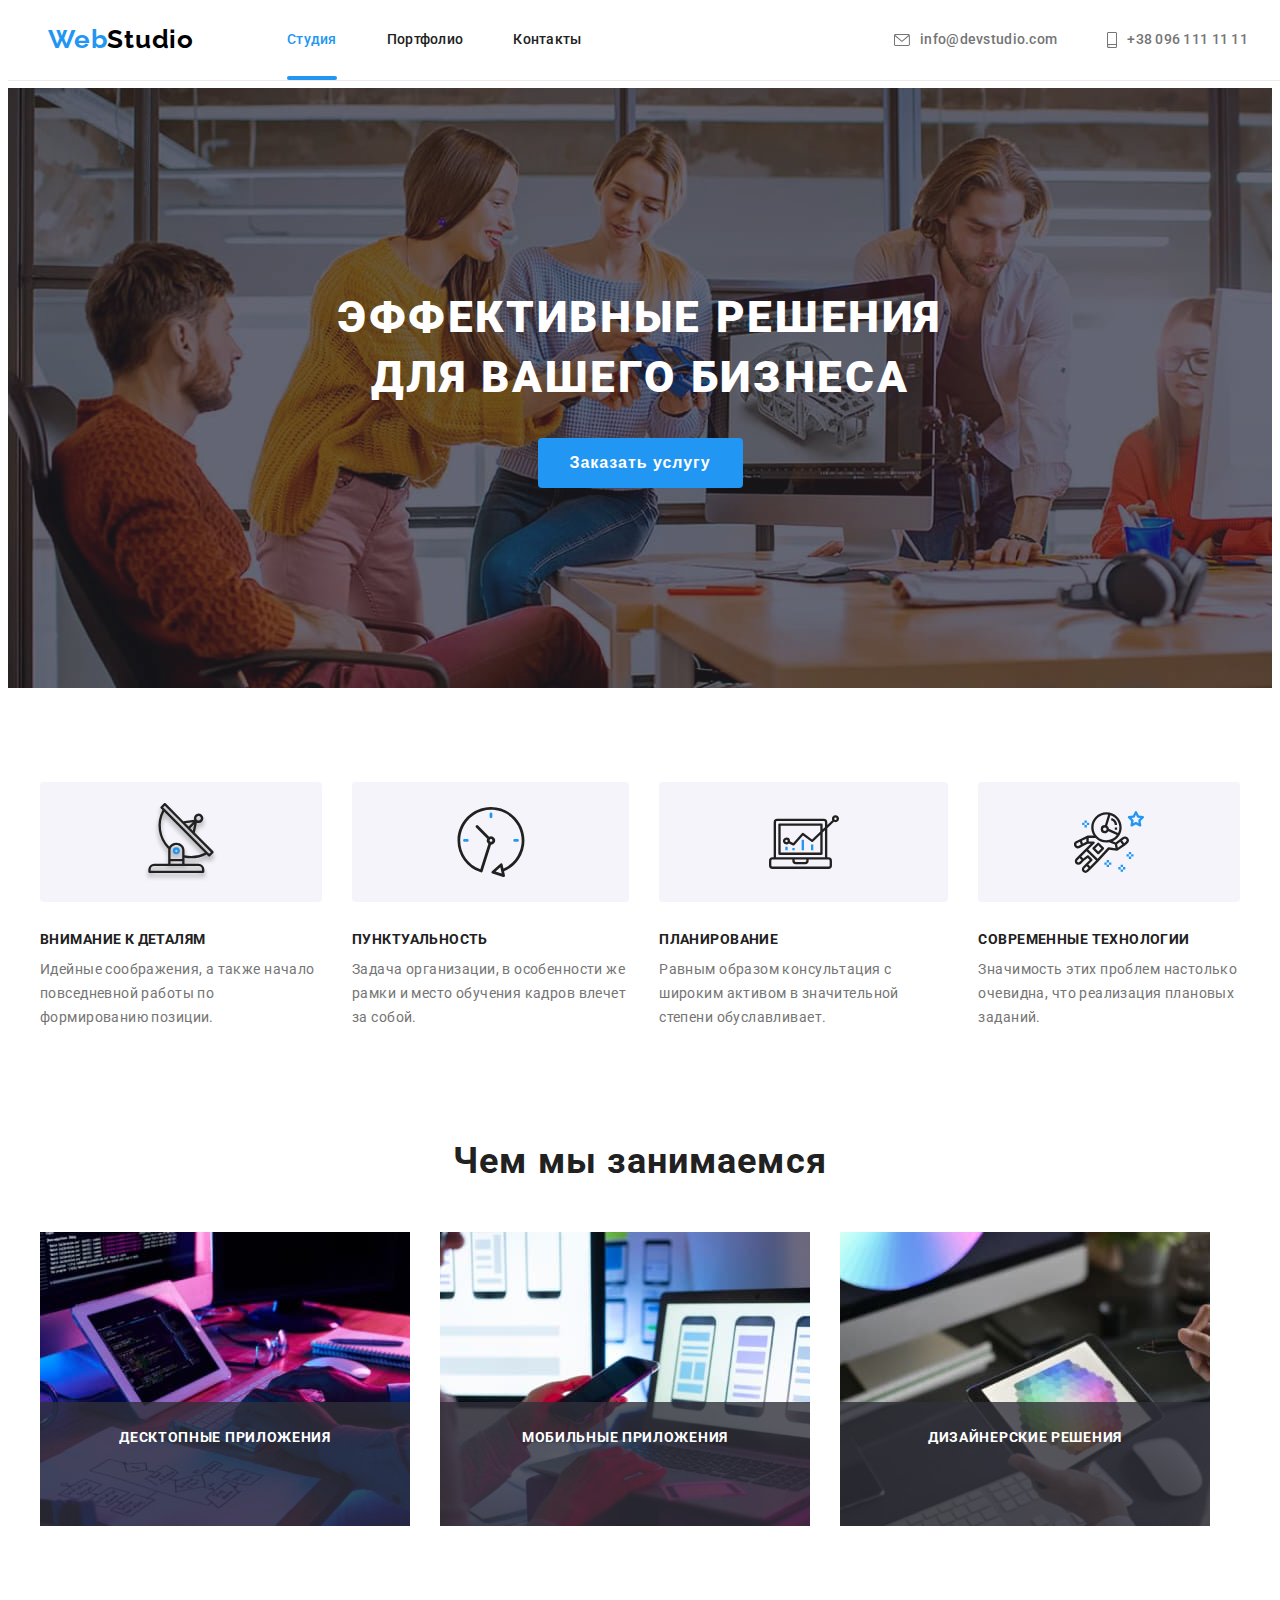
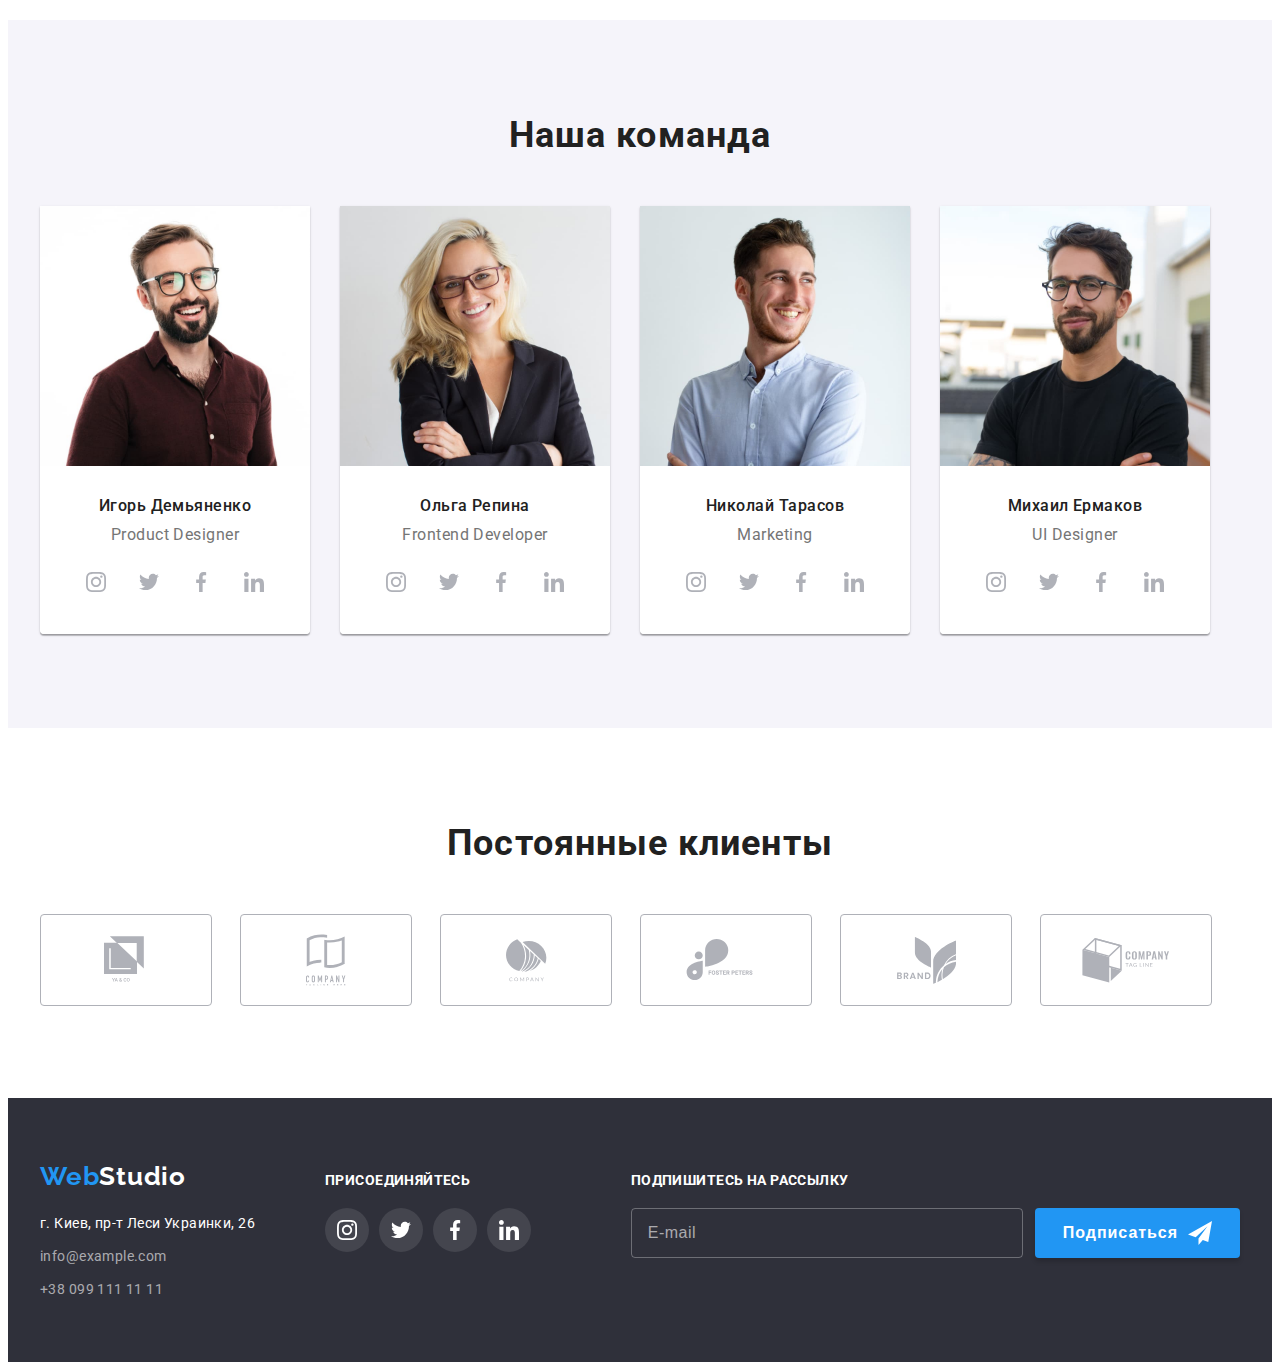
<file: index.html>
<!DOCTYPE html>
<html lang="ru">
  <head>
    <meta charset="UTF-8" />
    <meta name="viewport" content="width=device-width, initial-scale=1.0" />
    <title>WebStudio</title>
    <link rel="preconnect" href="https://fonts.gstatic.com" />
    <link
      href="https://fonts.googleapis.com/css2?family=Raleway:wght@700&family=Roboto:wght@400;500;700;900&display=swap"
      rel="stylesheet"
    />
    <link
      rel="stylesheet"
      href="https://cdnjs.cloudflare.com/ajax/libs/modern-normalize/1.0.0/modern-normalize.min.css"
      integrity="sha512-ISS7cAi1PEhQ8jnbJpJZMd29NlhNj4AWYyLOSp2CE/CsHxTCu+r+t0D2yoJudVrd0/8fTVPUVDzY5Tvli75u/g=="
      crossorigin="anonymous"
    />
    <link rel="stylesheet" href="css/main.min.css" />
  </head>

  <body>
    <!-- HEADER -->
    <header class="header">
      <div class="container">
        <nav class="nav-wrapper">
          <a href="./" class="logo"><span class="accent">Web</span>Studio</a>

          <ul class="site-nav list">
            <li class="list-item">
              <a href="./index.html" class="link current">Студия</a>
            </li>
            <li class="list-item">
              <a href="./portfolio.html" class="link">Портфолио</a>
            </li>
            <li class="list-item"><a href="" class="link">Контакты</a></li>
          </ul>
        </nav>

        <ul class="contacts list">
          <li class="list-item">
            <a href="mailto:info@devstudio.com" class="header-contact link">
              <svg class="contacts-icon" width="16" height="12">
                <use href="./images/sprite.svg#icon-envelope"></use>
              </svg>

              info@devstudio.com</a
            >
          </li>
          <li class="list-item">
            <a href="tel:+380961111111" class="header-contact link"
              ><svg class="contacts-icon" width="10" height="16">
                <use href="./images/sprite.svg#icon-smartphone"></use></svg
              >+38 096 111 11 11</a
            >
          </li>
        </ul>
      </div>
    </header>

    <!-- MAIN CONTENT -->
    <main>
      <!-- HERO -->
      <section class="hero">
        <h1 class="hero-title">
          Эффективные решения<br />
          для вашего бизнеса
        </h1>
        <button type="button" class="modal-btn" data-modal-open>
          Заказать услугу
        </button>
      </section>

      <!-- FEATURES -->
      <section class="features-section">
        <div class="container">
          <h2 class="section-title visually-hidden">Наши особенности</h2>
          <ul class="list">
            <li class="list-item icon-antenna">
              <h3 class="title">Внимание к деталям</h3>
              <p class="description">
                Идейные соображения, а также начало повседневной работы по
                формированию позиции.
              </p>
            </li>
            <li class="list-item icon-clock">
              <h3 class="title">Пунктуальность</h3>
              <p class="description">
                Задача организации, в особенности же рамки и место обучения
                кадров влечет за собой.
              </p>
            </li>
            <li class="list-item icon-diagram">
              <h3 class="title">Планирование</h3>
              <p class="description">
                Равным образом консультация с широким активом в значительной
                степени обуславливает.
              </p>
            </li>
            <li class="list-item icon-astronaut">
              <h3 class="title">Современные технологии</h3>
              <p class="description">
                Значимость этих проблем настолько очевидна, что реализация
                плановых заданий.
              </p>
            </li>
          </ul>
        </div>
      </section>

      <!-- PRODUCTS -->
      <section class="products-section">
        <div class="container">
          <h2 class="section-title">Чем мы занимаемся</h2>
          <ul class="products list">
            <li class="products-item">
              <img
                src="./images/index-images/box1.jpg"
                alt="Человек работает на компьютере"
                width="370"
              />
              <div class="products-title">Десктопные приложения</div>
            </li>
            <li class="products-item">
              <img
                src="./images/index-images/box2.jpg"
                alt="Человек с смарт-фоном в руке"
                width="370"
              />
              <div class="products-title">Мобильные приложения</div>
            </li>
            <li class="products-item">
              <img
                src="./images/index-images/box3.jpg"
                alt="Человек работает на планшете"
                width="370"
              />
              <div class="products-title">Дизайнерские решения</div>
            </li>
          </ul>
        </div>
      </section>

      <!-- TEAM -->
      <section class="team-section">
        <div class="container">
          <h2 class="section-title">Наша команда</h2>
          <ul class="team list">
            <li class="team-item">
              <img
                src="./images/index-images/team/img.jpg"
                alt=""
                width="270"
              />
              <div class="team-item-content">
                <h3 class="title">Игорь Демьяненко</h3>
                <p class="description">Product Designer</p>
                <ul class="list">
                  <li class="social-list-item">
                    <a href="#" class="social-link"
                      ><svg class="social-icon" width="20" height="20">
                        <use href="./images/sprite.svg#icon-instagram"></use>
                      </svg>
                    </a>
                  </li>
                  <li class="social-list-item">
                    <a href="#" class="social-link"
                      ><svg class="social-icon" width="20" height="20">
                        <use href="./images/sprite.svg#icon-twitter"></use>
                      </svg>
                    </a>
                  </li>
                  <li class="social-list-item">
                    <a href="#" class="social-link"
                      ><svg class="social-icon" width="20" height="20">
                        <use href="./images/sprite.svg#icon-facebook"></use>
                      </svg>
                    </a>
                  </li>
                  <li class="social-list-item">
                    <a href="#" class="social-link"
                      ><svg class="social-icon" width="20" height="20">
                        <use href="./images/sprite.svg#icon-linkedin"></use>
                      </svg>
                    </a>
                  </li>
                </ul>
              </div>
            </li>
            <li class="team-item">
              <img
                src="./images/index-images/team/img1.jpg"
                alt=""
                width="270"
              />
              <div class="team-item-content">
                <h3 class="title">Ольга Репина</h3>
                <p class="description">Frontend Developer</p>
                <ul class="list">
                  <li class="social-list-item">
                    <a href="#" class="social-link"
                      ><svg class="social-icon" width="20" height="20">
                        <use href="./images/sprite.svg#icon-instagram"></use>
                      </svg>
                    </a>
                  </li>
                  <li class="social-list-item">
                    <a href="#" class="social-link"
                      ><svg class="social-icon" width="20" height="20">
                        <use href="./images/sprite.svg#icon-twitter"></use>
                      </svg>
                    </a>
                  </li>
                  <li class="social-list-item">
                    <a href="#" class="social-link"
                      ><svg class="social-icon" width="20" height="20">
                        <use href="./images/sprite.svg#icon-facebook"></use>
                      </svg>
                    </a>
                  </li>
                  <li class="social-list-item">
                    <a href="#" class="social-link"
                      ><svg class="social-icon" width="20" height="20">
                        <use href="./images/sprite.svg#icon-linkedin"></use>
                      </svg>
                    </a>
                  </li>
                </ul>
              </div>
            </li>
            <li class="team-item">
              <img
                src="./images/index-images/team/img2.jpg"
                alt=""
                width="270"
              />
              <div class="team-item-content">
                <h3 class="title">Николай Тарасов</h3>
                <p class="description">Marketing</p>
                <ul class="list">
                  <li class="social-list-item">
                    <a href="#" class="social-link"
                      ><svg class="social-icon" width="20" height="20">
                        <use href="./images/sprite.svg#icon-instagram"></use>
                      </svg>
                    </a>
                  </li>
                  <li class="social-list-item">
                    <a href="#" class="social-link"
                      ><svg class="social-icon" width="20" height="20">
                        <use href="./images/sprite.svg#icon-twitter"></use>
                      </svg>
                    </a>
                  </li>
                  <li class="social-list-item">
                    <a href="#" class="social-link"
                      ><svg class="social-icon" width="20" height="20">
                        <use href="./images/sprite.svg#icon-facebook"></use>
                      </svg>
                    </a>
                  </li>
                  <li class="social-list-item">
                    <a href="#" class="social-link"
                      ><svg class="social-icon" width="20" height="20">
                        <use href="./images/sprite.svg#icon-linkedin"></use>
                      </svg>
                    </a>
                  </li>
                </ul>
              </div>
            </li>
            <li class="team-item">
              <img
                src="./images/index-images/team/img3.jpg"
                alt=""
                width="270"
              />
              <div class="team-item-content">
                <h3 class="title">Михаил Ермаков</h3>
                <p class="description">UI Designer</p>
                <ul class="list">
                  <li class="social-list-item">
                    <a href="#" class="social-link"
                      ><svg class="social-icon" width="20" height="20">
                        <use href="./images/sprite.svg#icon-instagram"></use>
                      </svg>
                    </a>
                  </li>
                  <li class="social-list-item">
                    <a href="#" class="social-link"
                      ><svg class="social-icon" width="20" height="20">
                        <use href="./images/sprite.svg#icon-twitter"></use>
                      </svg>
                    </a>
                  </li>
                  <li class="social-list-item">
                    <a href="#" class="social-link"
                      ><svg class="social-icon" width="20" height="20">
                        <use href="./images/sprite.svg#icon-facebook"></use>
                      </svg>
                    </a>
                  </li>
                  <li class="social-list-item">
                    <a href="#" class="social-link"
                      ><svg class="social-icon" width="20" height="20">
                        <use href="./images/sprite.svg#icon-linkedin"></use>
                      </svg>
                    </a>
                  </li>
                </ul>
              </div>
            </li>
          </ul>
        </div>
      </section>
      <!-- OUR CLIENTS -->
      <section class="clients-section">
        <div class="container">
          <h2 class="section-title">Постоянные клиенты</h2>
          <ul class="list">
            <li class="logo-item">
              <a class="logo-link" href="">
                <svg width="44" height="49">
                  <use href="./images/sprite.svg#icon-logo-1"></use>
                </svg>
              </a>
            </li>
            <li class="logo-item">
              <a class="logo-link" href=""
                ><svg width="40" height="52">
                  <use href="./images/sprite.svg#icon-logo-2"></use>
                </svg>
              </a>
            </li>
            <li class="logo-item">
              <a class="logo-link" href=""
                ><svg width="41" height="43">
                  <use href="./images/sprite.svg#icon-logo-3"></use>
                </svg>
              </a>
            </li>
            <li class="logo-item">
              <a class="logo-link" href=""
                ><svg width="80" height="42">
                  <use href="./images/sprite.svg#icon-logo-4"></use>
                </svg>
              </a>
            </li>
            <li class="logo-item">
              <a class="logo-link" href=""
                ><svg width="59" height="47">
                  <use href="./images/sprite.svg#icon-logo-5"></use>
                </svg>
              </a>
            </li>
            <li class="logo-item">
              <a class="logo-link" href=""
                ><svg width="88" height="45">
                  <use href="./images/sprite.svg#icon-logo-6"></use>
                </svg>
              </a>
            </li>
          </ul>
        </div>
      </section>
    </main>

    <!-- FOOTER -->
    <footer class="footer">
      <div class="container">
        <div class="footer-wrapper">
          <a href="/" class="logo"><span class="accent">Web</span>Studio</a>
          <address class="footer-contacts">
            <p class="address">г. Киев, пр-т Леси Украинки, 26</p>
            <ul class="contacts-wrapper list">
              <li class="footer-contact-item">
                <a href="mailto:info@example.com" class="contacts email"
                  >info@example.com</a
                >
              </li>
              <li class="footer-contact-item">
                <a href="tel:+380991111111" class="contacts"
                  >+38 099 111 11 11</a
                >
              </li>
            </ul>
          </address>
        </div>
        <div class="join-wrapper">
          <p class="join">присоединяйтесь</p>
          <ul class="social-links list">
            <li class="social-list-item">
              <a href="#" class="social-link"
                ><svg class="social-icon" width="20" height="20">
                  <use href="./images/sprite.svg#icon-instagram"></use>
                </svg>
              </a>
            </li>
            <li class="social-list-item">
              <a href="#" class="social-link"
                ><svg class="social-icon" width="20" height="20">
                  <use href="./images/sprite.svg#icon-twitter"></use>
                </svg>
              </a>
            </li>
            <li class="social-list-item">
              <a href="#" class="social-link"
                ><svg class="social-icon" width="20" height="20">
                  <use href="./images/sprite.svg#icon-facebook"></use>
                </svg>
              </a>
            </li>
            <li class="social-list-item">
              <a href="#" class="social-link"
                ><svg class="social-icon" width="20" height="20">
                  <use href="./images/sprite.svg#icon-linkedin"></use>
                </svg>
              </a>
            </li>
          </ul>
        </div>
        <div class="subscribe-wrapper">
          <p class="subscribe-title">Подпишитесь на рассылку</p>
          <form class="subscribe-form">
            <input
              class="input-field"
              type="text"
              name="e-mail"
              placeholder="E-mail"
            />
            <button class="subscribe-btn" type="submit">Подписаться</button>
          </form>
        </div>
      </div>
    </footer>

    <!-- MODAL -->

    <div class="backdrop is-hidden" data-modal>
      <div class="modal">
        <button class="modal-close-btn" data-modal-close>
          <svg class="modal-btn-icon" width="11" height="11">
            <use href="./images/sprite.svg#close-btn-icon"></use>
          </svg>
        </button>
        <div class="contact-form">
          <p class="contact-form-title">
            Оставьте свои данные, мы вам перезвоним
          </p>
          <form name="modal-contact-form" autocomplete="on">
            <label class="input-name" for="user-name">Имя</label>
            <div class="form-input-wrapper">
              <input
                class="form-input"
                type="text"
                name="name"
                id="user-name"
              />
              <svg class="input-icon" width="18" height="18">
                <use href="./images/sprite.svg#icon-person"></use>
              </svg>
            </div>

            <label class="input-name" for="user-tel">Телефон</label>
            <div class="form-input-wrapper">
              <input class="form-input" type="tel" name="tel" id="user-tel" />
              <svg class="input-icon" width="18" height="18">
                <use href="./images/sprite.svg#icon-phone"></use>
              </svg>
            </div>

            <label class="input-name" for="user-email">Почта</label>
            <div class="form-input-wrapper">
              <input
                class="form-input"
                type="email"
                name="email"
                id="user-email"
              />
              <svg class="input-icon" width="18" height="18">
                <use href="./images/sprite.svg#icon-email"></use>
              </svg>
            </div>

            <label class="input-name" for="user-comment">Комментарий</label>
            <textarea
              class="input-msg"
              name="comment"
              id="user-comment"
              placeholder="Введите текст"
            ></textarea>

            <input
              class="check-input visually-hidden"
              type="checkbox"
              name="consent"
              id="consent-check"
            />
            <label class="check-label" for="consent-check"
              >Соглашаюсь с рассылкой и принимаю&#160;<a
                class="policy-link"
                href=""
                >Условия договора</a
              ></label
            >

            <button class="modal-submit-btn" type="submit">Отправить</button>
          </form>
        </div>
      </div>
    </div>
    <script src="./js/modal.js"></script>
  </body>
</html>
</file>
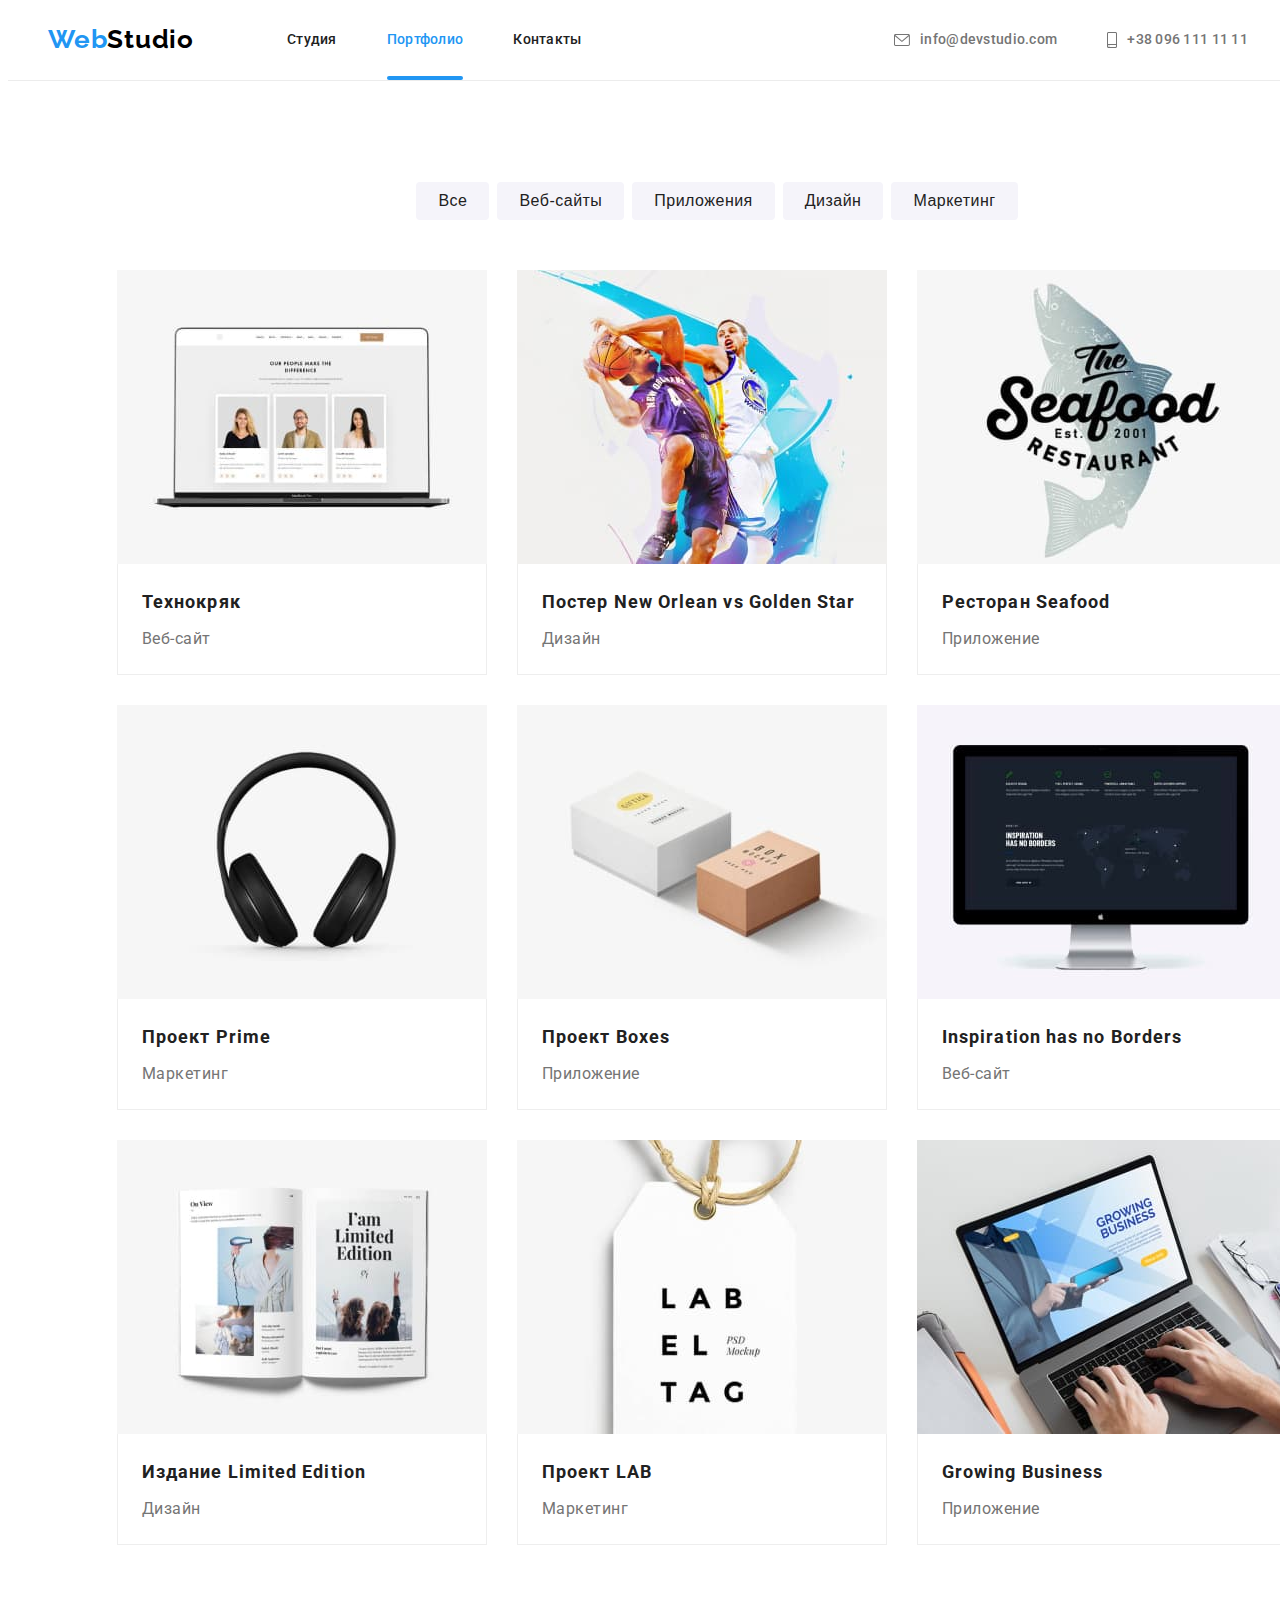
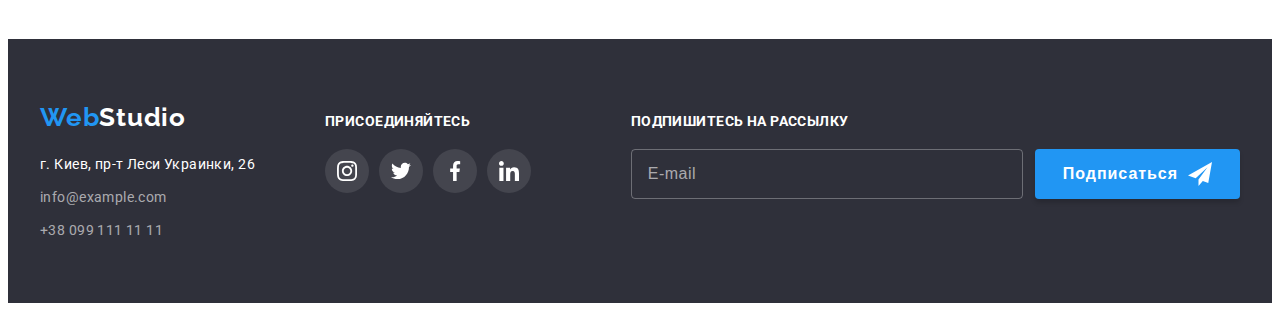
<file: portfolio.html>
<!DOCTYPE html>
<html lang="ru">
  <head>
    <meta charset="UTF-8" />
    <meta name="viewport" content="width=device-width, initial-scale=1.0" />
    <title>Portfolio</title>
    <link rel="preconnect" href="https://fonts.gstatic.com" />
    <link
      href="https://fonts.googleapis.com/css2?family=Raleway:wght@700&family=Roboto:wght@400;500;700;900&display=swap"
      rel="stylesheet"
    />
    <link
      rel="stylesheet"
      href="https://cdnjs.cloudflare.com/ajax/libs/modern-normalize/1.0.0/modern-normalize.min.css"
      integrity="sha512-ISS7cAi1PEhQ8jnbJpJZMd29NlhNj4AWYyLOSp2CE/CsHxTCu+r+t0D2yoJudVrd0/8fTVPUVDzY5Tvli75u/g=="
      crossorigin="anonymous"
    />
    <link rel="stylesheet" href="./css/portfolio.min.css" />
  </head>

  <body>
    <!-- HEADER -->
    <header class="header">
      <div class="container">
        <nav class="nav-wrapper">
          <a href="./" class="logo"><span class="accent">Web</span>Studio</a>

          <ul class="site-nav list">
            <li class="list-item">
              <a href="./index.html" class="link">Студия</a>
            </li>
            <li class="list-item">
              <a href="./portfolio.html" class="link current">Портфолио</a>
            </li>
            <li class="list-item"><a href="" class="link">Контакты</a></li>
          </ul>
        </nav>

        <ul class="contacts list">
          <li class="list-item">
            <a href="mailto:info@devstudio.com" class="header-contact link">
              <svg class="contacts-icon" width="16" height="12">
                <use href="./images/sprite.svg#icon-envelope"></use>
              </svg>

              info@devstudio.com</a
            >
          </li>
          <li class="list-item">
            <a href="tel:+380961111111" class="header-contact link"
              ><svg class="contacts-icon" width="10" height="16">
                <use href="./images/sprite.svg#icon-smartphone"></use></svg
              >+38 096 111 11 11</a
            >
          </li>
        </ul>
      </div>
    </header>

    <!-- MAIN CONTENT -->
    <main>
      <section class="portfolio">
        <div class="container">
          <h2 hidden>Фильтр работ</h2>
          <ul class="filter list">
            <li class="filter-button">
              <button type="button" class="select-btn">Все</button>
            </li>
            <li class="filter-button">
              <button type="button" class="select-btn">Веб-сайты</button>
            </li>
            <li class="filter-button">
              <button type="button" class="select-btn">Приложения</button>
            </li>
            <li class="filter-button">
              <button type="button" class="select-btn">Дизайн</button>
            </li>
            <li class="filter-button">
              <button type="button" class="select-btn">Маркетинг</button>
            </li>
          </ul>
          <h1 hidden>Наши проекты</h1>
          <ul class="projects list">
            <li class="project-item">
              <a href="" class="link">
                <div class="project-thumb">
                  <img
                    src="./images/portfolio-images/img-1.jpg"
                    alt="Веб-сайт на мониторе ноутбука"
                    width="370"
                    height="294"
                  />
                  <div class="overlay">
                    <p class="overlay-text">
                      Технокряк это современная площадка распространения
                      коронавируса. Компании используют эту платформу для
                      цифрового шпионажа и атак на защищённые сервера
                      конкурентов.
                    </p>
                  </div>
                </div>
                <div class="project-content">
                  <h3 class="project-title">Технокряк</h3>
                  <p class="project-type">Веб-сайт</p>
                </div>
              </a>
            </li>
            <li class="project-item">
              <a href="" class="link">
                <div class="project-thumb">
                  <img
                    src="./images/portfolio-images/img-2.jpg"
                    alt="Баскетболисты на плакате"
                    width="370"
                    height="294"
                  />
                  <div class="overlay">
                    <p class="overlay-text">
                      Технокряк это современная площадка распространения
                      коронавируса. Компании используют эту платформу для
                      цифрового шпионажа и атак на защищённые сервера
                      конкурентов.
                    </p>
                  </div>
                </div>

                <div class="project-content">
                  <h3 class="project-title">
                    Постер New Orlean vs Golden Star
                  </h3>
                  <p class="project-type">Дизайн</p>
                </div>
              </a>
            </li>
            <li class="project-item">
              <a href="" class="link">
                <div class="project-thumb">
                  <img
                    src="./images/portfolio-images/img-3.jpg"
                    alt="Логотип ресторана Seafood"
                    width="370"
                    height="294"
                  />
                  <div class="overlay">
                    <p class="overlay-text">
                      Технокряк это современная площадка распространения
                      коронавируса. Компании используют эту платформу для
                      цифрового шпионажа и атак на защищённые сервера
                      конкурентов.
                    </p>
                  </div>
                </div>

                <div class="project-content">
                  <h3 class="project-title">Ресторан Seafood</h3>
                  <p class="project-type">Приложение</p>
                </div>
              </a>
            </li>
            <li class="project-item">
              <a href="" class="link">
                <div class="project-thumb">
                  <img
                    src="./images/portfolio-images/img-4.jpg"
                    alt="Наушники"
                    width="370"
                    height="294"
                  />
                  <div class="overlay">
                    <p class="overlay-text">
                      Технокряк это современная площадка распространения
                      коронавируса. Компании используют эту платформу для
                      цифрового шпионажа и атак на защищённые сервера
                      конкурентов.
                    </p>
                  </div>
                </div>

                <div class="project-content">
                  <h3 class="project-title">Проект Prime</h3>
                  <p class="project-type">Маркетинг</p>
                </div>
              </a>
            </li>
            <li class="project-item">
              <a href="" class="link">
                <div class="project-thumb">
                  <img
                    src="./images/portfolio-images/img-5.jpg"
                    alt="Коробки"
                    width="370"
                    height="294"
                  />
                  <div class="overlay">
                    <p class="overlay-text">
                      Технокряк это современная площадка распространения
                      коронавируса. Компании используют эту платформу для
                      цифрового шпионажа и атак на защищённые сервера
                      конкурентов.
                    </p>
                  </div>
                </div>

                <div class="project-content">
                  <h3 class="project-title">Проект Boxes</h3>
                  <p class="project-type">Приложение</p>
                </div>
              </a>
            </li>
            <li class="project-item">
              <a href="" class="link">
                <div class="project-thumb">
                  <img
                    src="./images/portfolio-images/img-6.jpg"
                    alt="Веб-сайт на мониторе компьютера"
                    width="370"
                    height="294"
                  />
                  <div class="overlay">
                    <p class="overlay-text">
                      Технокряк это современная площадка распространения
                      коронавируса. Компании используют эту платформу для
                      цифрового шпионажа и атак на защищённые сервера
                      конкурентов.
                    </p>
                  </div>
                </div>

                <div class="project-content">
                  <h3 class="project-title">Inspiration has no Borders</h3>
                  <p class="project-type">Веб-сайт</p>
                </div>
              </a>
            </li>
            <li class="project-item">
              <a href="" class="link">
                <div class="project-thumb">
                  <img
                    src="./images/portfolio-images/img-7.jpg"
                    alt="Открытый журнал"
                    width="370"
                    height="294"
                  />
                  <div class="overlay">
                    <p class="overlay-text">
                      Технокряк это современная площадка распространения
                      коронавируса. Компании используют эту платформу для
                      цифрового шпионажа и атак на защищённые сервера
                      конкурентов.
                    </p>
                  </div>
                </div>

                <div class="project-content">
                  <h3 class="project-title">Издание Limited Edition</h3>
                  <p class="project-type">Дизайн</p>
                </div>
              </a>
            </li>
            <li class="project-item">
              <a href="" class="link">
                <div class="project-thumb">
                  <img
                    src="./images/portfolio-images/img-8.jpg"
                    alt="Лейбл"
                    width="370"
                    height="294"
                  />
                  <div class="overlay">
                    <p class="overlay-text">
                      Технокряк это современная площадка распространения
                      коронавируса. Компании используют эту платформу для
                      цифрового шпионажа и атак на защищённые сервера
                      конкурентов.
                    </p>
                  </div>
                </div>

                <div class="project-content">
                  <h3 class="project-title">Проект LAB</h3>
                  <p class="project-type">Маркетинг</p>
                </div>
              </a>
            </li>
            <li class="project-item">
              <a href="" class="link">
                <div class="project-thumb">
                  <img
                    src="./images/portfolio-images/img-9.jpg"
                    alt="Приложение на мониторе ноутбука"
                    width="370"
                    height="294"
                  />
                  <div class="overlay">
                    <p class="overlay-text">
                      Технокряк это современная площадка распространения
                      коронавируса. Компании используют эту платформу для
                      цифрового шпионажа и атак на защищённые сервера
                      конкурентов.
                    </p>
                  </div>
                </div>

                <div class="project-content">
                  <h3 class="project-title">Growing Business</h3>
                  <p class="project-type">Приложение</p>
                </div>
              </a>
            </li>
          </ul>
        </div>
      </section>
    </main>

    <!-- FOOTER -->
    <footer class="footer">
      <div class="container">
        <div class="footer-wrapper">
          <a href="/" class="logo"><span class="accent">Web</span>Studio</a>
          <address class="footer-contacts">
            <p class="address">г. Киев, пр-т Леси Украинки, 26</p>
            <ul class="contacts-wrapper list">
              <li class="footer-contact-item">
                <a href="mailto:info@example.com" class="contacts email"
                  >info@example.com</a
                >
              </li>
              <li class="footer-contact-item">
                <a href="tel:+380991111111" class="contacts"
                  >+38 099 111 11 11</a
                >
              </li>
            </ul>
          </address>
        </div>
        <div class="join-wrapper">
          <p class="join">присоединяйтесь</p>
          <ul class="social-links list">
            <li class="social-list-item">
              <a href="#" class="social-link"
                ><svg class="social-icon" width="20" height="20">
                  <use href="./images/sprite.svg#icon-instagram"></use>
                </svg>
              </a>
            </li>
            <li class="social-list-item">
              <a href="#" class="social-link"
                ><svg class="social-icon" width="20" height="20">
                  <use href="./images/sprite.svg#icon-twitter"></use>
                </svg>
              </a>
            </li>
            <li class="social-list-item">
              <a href="#" class="social-link"
                ><svg class="social-icon" width="20" height="20">
                  <use href="./images/sprite.svg#icon-facebook"></use>
                </svg>
              </a>
            </li>
            <li class="social-list-item">
              <a href="#" class="social-link"
                ><svg class="social-icon" width="20" height="20">
                  <use href="./images/sprite.svg#icon-linkedin"></use>
                </svg>
              </a>
            </li>
          </ul>
        </div>
        <div class="subscribe-wrapper">
          <p class="subscribe-title">Подпишитесь на рассылку</p>
          <form class="subscribe-form">
            <input
              class="input-field"
              type="text"
              name="e-mail"
              placeholder="E-mail"
            />
            <button class="subscribe-btn" type="submit">Подписаться</button>
          </form>
        </div>
      </div>
    </footer>
  </body>
</html>
</file>
<file: css/main.min.css>
:root{--primary-logo-color: #000000;--primary-txt-color: #212121;--secondary-txt-color: #757575;--additional-txt-color: #ffffff;--primary-bg-color: #ffffff;--secondary-bg-color: #f5f4fa;--additional-bg-color: #2f303a;--accent-color: #2196f3;--footer-contacts-color: rgba(255, 255, 255, 0.6);--header-line-color: #ececec;--border-line-color: #eeeeee;--icon-color: #afb1b8;--transition-duration: 250ms;--transition-timing-function: cubic-bezier(0.4, 0, 0.2, 1)}.visually-hidden{position:absolute !important;clip:rect(1px 1px 1px 1px);clip:rect(1px, 1px, 1px, 1px);padding:0 !important;border:0 !important;height:1px !important;width:1px !important;overflow:hidden}body{padding-top:80px;font-family:'Roboto', sans-serif;background-color:var(--primary-bg-color)}h1,h2,h3,h4,h5,h6{margin:0}ul,ol{margin:0;padding:0}img{display:block}.list{padding:0;margin:0;list-style:none}.link{cursor:pointer}.current{color:var(--accent-color)}.link.current{position:relative}.link.current::after{content:'';display:block;position:absolute;bottom:0;height:4px;width:100%;background-color:var(--accent-color);border-radius:2px;transition:transform 500ms linear}.link.current:hover::after{transform:rotateY(180deg)}.logo{margin-right:93px;padding-top:24px;padding-bottom:25px;line-height:1.192;letter-spacing:0.03em;color:var(--primary-logo-color);text-decoration:none;font-family:'Raleway', sans-serif;font-weight:700;font-size:26px}.accent{color:var(--accent-color)}.container{width:1200px;margin:0 auto;padding-left:15px;padding-right:15px}.description{margin:0;margin-bottom:16px}.section-title{margin-bottom:50px;font-weight:700;font-size:36px;line-height:1.17;letter-spacing:0.03em;color:var(--primary-txt-color);text-align:center}.header{position:fixed;z-index:99;width:100%;min-height:80px;top:0;border-bottom:1px solid var(--header-line-color);background-color:var(--primary-bg-color)}.header .container{display:flex;align-items:center}.header .contacts{margin-bottom:0;display:flex;align-items:center}.header .contacts .list-item{display:inline-flex}.header .contacts .list-item+.list-item{margin-left:50px}.header .contacts .link{padding-top:32px;padding-bottom:32px;font-weight:500;font-size:14px;line-height:1.14;letter-spacing:0.02em;color:var(--secondary-txt-color);text-decoration:none;transition:color var(--transition-duration) var(--transition-timing-function)}.header .contacts .link:hover,.header .contacts .link:focus{color:var(--accent-color)}.nav-wrapper{display:flex;align-items:center}.site-nav{display:flex}.site-nav .list-item:not(:last-child){margin-right:50px}.site-nav .link{display:block;padding-top:32px;padding-bottom:32px;font-weight:500;font-size:14px;line-height:1.14;letter-spacing:0.02em;color:var(--primary-txt-color);text-decoration:none;transition:color var(--transition-duration) var(--transition-timing-function)}.site-nav .link.current,.site-nav .link:hover,.site-nav .link:focus,.site-nav .link:active{color:var(--accent-color)}.header-contact{display:flex;align-items:center}.contacts.list{margin-left:auto}.contacts-icon{margin-right:10px;align-self:center;fill:currentColor}.hero{margin:0 auto;max-width:1600px;text-align:center;padding-top:200px;padding-bottom:200px;background-image:linear-gradient(to right, rgba(47,48,58,0.4), rgba(47,48,58,0.4)),url(../images/index-images/hero-img.jpg);background-color:#c4c4c4}.hero-title{margin-top:0;margin-bottom:30px;font-weight:900;font-size:44px;line-height:1.363;letter-spacing:0.06em;text-transform:uppercase;color:#ffffff}.modal-btn{border-radius:4px;font-weight:700;font-size:16px;line-height:1.88;letter-spacing:0.06em;color:var(--additional-txt-color);background-color:var(--accent-color);padding:10px 32px;border:none;cursor:pointer;transition:background-color var(--transition-duration) var(--transition-timing-function)}.modal-btn:hover,.modal-btn:focus{background-color:#188ce8}.features-section{padding:94px 0}.features-section .title{font-weight:700;font-size:14px;line-height:1.14;letter-spacing:0.03em;text-transform:uppercase;color:var(--primary-txt-color);margin-bottom:10px}.features-section .description{font-weight:400;font-size:14px;line-height:1.71;letter-spacing:0.03em;color:var(--secondary-txt-color)}.features-section .list{display:flex}.features-section .list-item{width:calc((100%-90px) / 4)}.features-section .list-item:not(:last-child){margin-right:30px}.features-section .list-item::before{content:'';display:block;height:120px;background-repeat:no-repeat;background-position:center;background-color:var(--secondary-bg-color);border-radius:4px;margin-bottom:30px}.icon-antenna::before{background-image:url(../images/antenna.svg)}.icon-clock::before{background-image:url(../images/clock.svg)}.icon-diagram::before{background-image:url(../images/diagram.svg)}.icon-astronaut::before{background-image:url(../images/astronaut.svg)}.products-section{padding-bottom:94px}.products{display:flex}.products.list{margin:-15px}.products-item{position:relative;margin:15px}.products-title{position:absolute;bottom:0;width:100%;height:70px;padding-top:27px;padding-bottom:27px;font-weight:700;font-size:14px;line-height:1.143;text-align:center;letter-spacing:0.05em;text-transform:uppercase;background-color:rgba(47,48,58,0.8);color:var(--additional-txt-color)}.team-section{background-color:var(--secondary-bg-color);padding:94px 0}.team-section .title{margin-bottom:10px}.team.list{display:flex;margin:-15px}.team-item{margin:15px;box-shadow:0px 1px 3px rgba(0,0,0,0.12),0px 1px 1px rgba(0,0,0,0.14),0px 2px 1px rgba(0,0,0,0.2);border-radius:0px 0px 4px 4px}.team-item .list{display:flex;justify-content:space-around}.team-item-content{padding:30px;background-color:var(--primary-bg-color);border-radius:0px 0px 4px 4px}.team-item-content .social-list-item{display:flex;justify-content:center;align-items:center}.team-item-content .social-link{display:flex;justify-content:center;align-items:center;width:44px;height:44px;background-color:transparent;border-radius:50%;color:var(--icon-color);fill:currentColor;transition:color var(--transition-duration) var(--transition-timing-function),background-color var(--transition-duration) var(--transition-timing-function)}.team-item-content .social-link:hover,.team-item-content .social-link:focus{background-color:var(--accent-color);color:var(--additional-txt-color)}.team .title{font-weight:500;font-size:16px;line-height:1.19;letter-spacing:0.03em;color:var(--primary-txt-color);text-align:center}.team .description{font-weight:400;font-size:16px;line-height:1.19;letter-spacing:0.03em;color:var(--secondary-txt-color);text-align:center}.clients-section{padding:94px 0}.clients-section .list{display:flex}.clients-section .logo-item{width:170px;height:90px}.clients-section .logo-item:not(:last-child){margin-right:30px}.logo-link{display:flex;justify-content:center;align-items:center;width:100%;height:100%;border:1px solid var(--icon-color);border-radius:4px;color:var(--icon-color);fill:currentColor;transition:color var(--transition-duration) var(--transition-timing-function),border var(--transition-duration) var(--transition-timing-function)}.logo-link:hover,.logo-link:focus{border:1px solid var(--accent-color);color:var(--accent-color)}.footer{background-color:var(--additional-bg-color);padding-top:60px;padding-bottom:60px}.footer .container{display:flex;align-items:baseline}.footer .logo{display:inline-block;color:var(--additional-txt-color);margin-bottom:20px;margin-right:0;padding:0}.footer .contacts{display:inline-block;font-weight:400;font-size:14px;line-height:1.71;letter-spacing:0.03em;color:var(--footer-contacts-color);text-decoration:none;transition:color var(--transition-duration) var(--transition-timing-function)}.footer-wrapper{margin-right:70px}.footer-contacts{font-style:normal}.footer-contacts .address{font-weight:400;font-size:14px;line-height:1.71;letter-spacing:0.03em;color:var(--additional-txt-color);margin-top:0;margin-bottom:9px}.footer-contact-item:not(:last-child){margin-bottom:9px}.contacts-wrapper{display:flex;flex-direction:column}.join{font-weight:700;font-size:14px;line-height:1.143;letter-spacing:0.03em;text-transform:uppercase;color:var(--additional-txt-color);margin-top:0;margin-bottom:20px}.social-links{display:flex}.social-links .social-list-item{width:44px;height:44px}.social-links .social-list-item:not(:last-child){margin-right:10px}.social-links .social-link{width:100%;height:100%;display:flex;justify-content:center;align-items:center;cursor:pointer;background-color:rgba(255,255,255,0.1);border-radius:50%;color:var(--additional-txt-color);fill:currentColor;transition:background-color var(--transition-duration) var(--transition-timing-function)}.social-links .social-link:hover,.social-links .social-link:focus{background-color:var(--accent-color)}.subscribe-wrapper{margin-left:auto}.subscribe-form{display:flex}.subscribe-title{margin-bottom:20px;font-weight:bold;font-size:14px;line-height:1.143;letter-spacing:0.03em;text-transform:uppercase;color:var(--additional-txt-color)}.input-field{padding:14px 16px;width:358px;border:1px solid rgba(255,255,255,0.3);border-radius:4px;background-color:transparent;font-size:16px;line-height:1.25;letter-spacing:0.03em;font-weight:normal;font-size:16px;line-height:1.25;letter-spacing:0.03em;color:var(--additional-txt-color)}.input-field::placeholder{font-weight:normal;font-size:16px;line-height:1.25;letter-spacing:0.03em;color:rgba(255,255,255,0.6)}.subscribe-btn{margin-left:12px;display:flex;align-items:center;height:50px;padding:10px 28px;background-color:var(--accent-color);border:transparent;box-shadow:0px 4px 4px rgba(0,0,0,0.15);border-radius:4px;font-weight:700;font-size:16px;line-height:1.875;letter-spacing:0.06em;color:var(--additional-txt-color)}.subscribe-btn::after{content:'';display:block;width:24px;height:24px;margin-left:10px;background-image:url(../images/icon-send.svg);background-repeat:no-repeat;background-size:contain}.footer .contacts:hover,.footer .contacts:focus{color:var(--accent-color)}.backdrop{position:fixed;z-index:100;top:0;left:0;width:100%;height:100%;background:rgba(0,0,0,0.2);transform:scale(1);transition:all var(--transition-duration) var(--transition-timing-function)}.is-hidden{opacity:0;visibility:hidden;pointer-events:none;transform:scale(0)}.modal{position:absolute;top:50%;left:50%;transform:translate(-50%, -50%);width:528px;background-color:var(--primary-bg-color);border-radius:4px;transition:transform 1000ms cubic-bezier(0.4, 0, 0.2, 1)}.modal-close-btn{position:absolute;top:8px;right:8px;padding:0;width:30px;height:30px;border:1px solid rgba(0,0,0,0.1);border-radius:50%;background-color:transparent;cursor:pointer}.modal-btn-icon{color:var(--primary-logo-color);fill:currentColor;transition:color var(--transition-duration) var(--transition-timing-function)}.modal-close-btn:hover .modal-btn-icon,.modal-close-btn:focus .modal-btn-icon{color:var(--accent-color);fill:currentColor}.contact-form{padding:40px}.form-input{display:block;margin-bottom:10px;width:100%;height:40px;border:1px solid rgba(33,33,33,0.2);border-radius:4px;padding-left:42px;transition:border-color var(--transition-duration) var(--transition-timing-function);cursor:pointer;font-weight:400;font-size:12px;line-height:1.143;letter-spacing:0.01em;color:var(--primary-txt-color)}.form-input:focus{border-color:var(--accent-color);outline:none}.form-input:focus+.input-icon{color:var(--accent-color);fill:currentColor}.contact-form-title{margin-top:0;margin-bottom:12px;font-weight:700;font-size:20px;line-height:1.15;text-align:center;letter-spacing:0.03em;color:var(--primary-txt-color)}.input-name{display:block;font-weight:400;font-size:12px;line-height:1.167;letter-spacing:0.01em;color:var(--secondary-txt-color);margin-bottom:4px}.input-icon{position:absolute;top:50%;transform:translateY(-50%);left:12px;color:var(--primary-txt-color);fill:currentColor;transition:color var(--transition-duration) var(--transition-timing-function)}.form-input-wrapper{position:relative}.input-msg{display:block;resize:none;padding:12px 16px;width:100%;height:120px;margin-bottom:20px;border:1px solid rgba(33,33,33,0.2);border-radius:4px;transition:border-color var(--transition-duration) var(--transition-timing-function);cursor:pointer;font-weight:400;font-size:12px;line-height:1.143;letter-spacing:0.01em;color:var(--primary-txt-color)}.input-msg:focus{border-color:var(--accent-color);outline:none}.input-msg::placeholder{font-weight:400;font-size:12px;line-height:1.143;letter-spacing:0.01em;color:rgba(117,117,117,0.5)}.check-label{display:flex;justify-content:center;align-items:center;margin-bottom:30px;font-weight:normal;font-size:14px;line-height:1.714;letter-spacing:0.03em;color:var(--secondary-txt-color)}.check-label::before{content:'';display:inline-block;width:16px;height:15px;margin-right:7px;background-image:url(../images/checkbox.svg);background-color:transparent}.check-input:checked+.check-label::before{background-color:var(--accent-color);background-image:url(../images/icon-check.svg);border-radius:2px}.consent{display:flex;justify-content:center;align-items:center;font-weight:400;font-size:14px;line-height:1.714;letter-spacing:0.03em;color:var(--secondary-txt-color)}.consent::before{content:'';display:inline-block;background-image:url(../images/checkbox.svg);background-repeat:no-repeat;width:16px;height:15px;margin-right:8.4px}.policy-link{color:var(--accent-color)}.modal-submit-btn{display:flex;justify-content:center;align-items:center;margin:auto;width:200px;height:50px;border:none;background-color:var(--accent-color);box-shadow:0px 4px 4px rgba(0,0,0,0.15);border-radius:4px;font-weight:700;font-size:16px;line-height:1.875;letter-spacing:0.06em;color:var(--additional-txt-color);cursor:pointer}
/*# sourceMappingURL=main.min.css.map */
</file>
<file: css/portfolio.min.css>
:root{--primary-logo-color: #000000;--primary-txt-color: #212121;--secondary-txt-color: #757575;--additional-txt-color: #ffffff;--primary-bg-color: #ffffff;--secondary-bg-color: #f5f4fa;--additional-bg-color: #2f303a;--accent-color: #2196f3;--footer-contacts-color: rgba(255, 255, 255, 0.6);--header-line-color: #ececec;--border-line-color: #eeeeee;--icon-color: #afb1b8;--transition-duration: 250ms;--transition-timing-function: cubic-bezier(0.4, 0, 0.2, 1)}.visually-hidden{position:absolute !important;clip:rect(1px 1px 1px 1px);clip:rect(1px, 1px, 1px, 1px);padding:0 !important;border:0 !important;height:1px !important;width:1px !important;overflow:hidden}body{padding-top:80px;font-family:'Roboto', sans-serif;background-color:var(--primary-bg-color)}h1,h2,h3,h4,h5,h6{margin:0}ul,ol{margin:0;padding:0}img{display:block}.list{padding:0;margin:0;list-style:none}.link{cursor:pointer}.current{color:var(--accent-color)}.link.current{position:relative}.link.current::after{content:'';display:block;position:absolute;bottom:0;height:4px;width:100%;background-color:var(--accent-color);border-radius:2px;transition:transform 500ms linear}.link.current:hover::after{transform:rotateY(180deg)}.logo{margin-right:93px;padding-top:24px;padding-bottom:25px;line-height:1.192;letter-spacing:0.03em;color:var(--primary-logo-color);text-decoration:none;font-family:'Raleway', sans-serif;font-weight:700;font-size:26px}.accent{color:var(--accent-color)}.container{width:1200px;margin:0 auto;padding-left:15px;padding-right:15px}.header{position:fixed;z-index:99;width:100%;min-height:80px;top:0;border-bottom:1px solid var(--header-line-color);background-color:var(--primary-bg-color)}.header .container{display:flex;align-items:center}.header .contacts{margin-bottom:0;display:flex;align-items:center}.header .contacts .list-item{display:inline-flex}.header .contacts .list-item+.list-item{margin-left:50px}.header .contacts .link{padding-top:32px;padding-bottom:32px;font-weight:500;font-size:14px;line-height:1.14;letter-spacing:0.02em;color:var(--secondary-txt-color);text-decoration:none;transition:color var(--transition-duration) var(--transition-timing-function)}.header .contacts .link:hover,.header .contacts .link:focus{color:var(--accent-color)}.nav-wrapper{display:flex;align-items:center}.site-nav{display:flex}.site-nav .list-item:not(:last-child){margin-right:50px}.site-nav .link{display:block;padding-top:32px;padding-bottom:32px;font-weight:500;font-size:14px;line-height:1.14;letter-spacing:0.02em;color:var(--primary-txt-color);text-decoration:none;transition:color var(--transition-duration) var(--transition-timing-function)}.site-nav .link.current,.site-nav .link:hover,.site-nav .link:focus,.site-nav .link:active{color:var(--accent-color)}.header-contact{display:flex;align-items:center}.contacts.list{margin-left:auto}.contacts-icon{margin-right:10px;align-self:center;fill:currentColor}.portfolio{padding:94px 94px}.footer{background-color:var(--additional-bg-color);padding-top:60px;padding-bottom:60px}.footer .container{display:flex;align-items:baseline}.footer .logo{display:inline-block;color:var(--additional-txt-color);margin-bottom:20px;margin-right:0;padding:0}.footer .contacts{display:inline-block;font-weight:400;font-size:14px;line-height:1.71;letter-spacing:0.03em;color:var(--footer-contacts-color);text-decoration:none;transition:color var(--transition-duration) var(--transition-timing-function)}.footer-wrapper{margin-right:70px}.footer-contacts{font-style:normal}.footer-contacts .address{font-weight:400;font-size:14px;line-height:1.71;letter-spacing:0.03em;color:var(--additional-txt-color);margin-top:0;margin-bottom:9px}.footer-contact-item:not(:last-child){margin-bottom:9px}.contacts-wrapper{display:flex;flex-direction:column}.join{font-weight:700;font-size:14px;line-height:1.143;letter-spacing:0.03em;text-transform:uppercase;color:var(--additional-txt-color);margin-top:0;margin-bottom:20px}.social-links{display:flex}.social-links .social-list-item{width:44px;height:44px}.social-links .social-list-item:not(:last-child){margin-right:10px}.social-links .social-link{width:100%;height:100%;display:flex;justify-content:center;align-items:center;cursor:pointer;background-color:rgba(255,255,255,0.1);border-radius:50%;color:var(--additional-txt-color);fill:currentColor;transition:background-color var(--transition-duration) var(--transition-timing-function)}.social-links .social-link:hover,.social-links .social-link:focus{background-color:var(--accent-color)}.subscribe-wrapper{margin-left:auto}.subscribe-form{display:flex}.subscribe-title{margin-bottom:20px;font-weight:bold;font-size:14px;line-height:1.143;letter-spacing:0.03em;text-transform:uppercase;color:var(--additional-txt-color)}.input-field{padding:14px 16px;width:358px;border:1px solid rgba(255,255,255,0.3);border-radius:4px;background-color:transparent;font-size:16px;line-height:1.25;letter-spacing:0.03em;font-weight:normal;font-size:16px;line-height:1.25;letter-spacing:0.03em;color:var(--additional-txt-color)}.input-field::placeholder{font-weight:normal;font-size:16px;line-height:1.25;letter-spacing:0.03em;color:rgba(255,255,255,0.6)}.subscribe-btn{margin-left:12px;display:flex;align-items:center;height:50px;padding:10px 28px;background-color:var(--accent-color);border:transparent;box-shadow:0px 4px 4px rgba(0,0,0,0.15);border-radius:4px;font-weight:700;font-size:16px;line-height:1.875;letter-spacing:0.06em;color:var(--additional-txt-color)}.subscribe-btn::after{content:'';display:block;width:24px;height:24px;margin-left:10px;background-image:url(../images/icon-send.svg);background-repeat:no-repeat;background-size:contain}.footer .contacts:hover,.footer .contacts:focus{color:var(--accent-color)}.projects{display:flex;flex-wrap:wrap;margin:-15px}.project-content{padding:20px 24px;border-style:none solid solid;border-width:1px;border-color:var(--border-line-color)}.project-item{margin:15px}.projects .link{display:block;width:100%;height:100%;text-decoration:none;transition:box-shadow var(--transition-duration) var(--transition-timing-function)}.projects .link:hover,.projects .link:focus{box-shadow:0px 1px 1px rgba(0,0,0,0.12),0px 4px 4px rgba(0,0,0,0.06),1px 4px 6px rgba(0,0,0,0.16)}.project-title{font-weight:700;font-size:18px;line-height:2;letter-spacing:0.06em;color:var(--primary-txt-color);margin-bottom:4px}.project-type{font-weight:400;font-size:16px;line-height:1.88;letter-spacing:0.03em;color:var(--secondary-txt-color);margin:0}.overlay{position:absolute;top:0;width:100%;height:auto;padding:63px 24px;background-color:transparent;transform:translateY(100%);transition:transform var(--transition-duration) var(--transition-timing-function),background-color var(--transition-duration) var(--transition-timing-function)}.projects .link:hover .overlay,.projects .link:focus .overlay{transform:translateY(0%);background-color:rgba(33,150,243,0.9)}.overlay-text{margin:0;font-size:18px;line-height:1.556;letter-spacing:0.03em;color:var(--additional-txt-color)}.project-thumb{position:relative;overflow:hidden}.select-btn{font-weight:500;font-size:16px;line-height:1.63;letter-spacing:0.03em;color:var(--primary-txt-color);background-color:var(--secondary-bg-color);border:none;text-align:center;color:var(--primary-txt-color);padding:6px 22px;border-radius:4px;outline:none;transition:color var(--transition-duration) var(--transition-timing-function),box-shadow var(--transition-duration) var(--transition-timing-function),background-color var(--transition-duration) var(--transition-timing-function)}.select-btn:hover,.select-btn:focus,.select-btn:active{cursor:pointer;color:var(--additional-txt-color);background-color:var(--accent-color);box-shadow:0px 3px 1px rgba(0,0,0,0.1),0px 1px 2px rgba(0,0,0,0.08),0px 2px 2px rgba(0,0,0,0.12)}.portfolio .filter{display:flex;justify-content:center;margin-bottom:50px}.filter-button+.filter-button{margin-left:8px}
/*# sourceMappingURL=portfolio.min.css.map */
</file>
